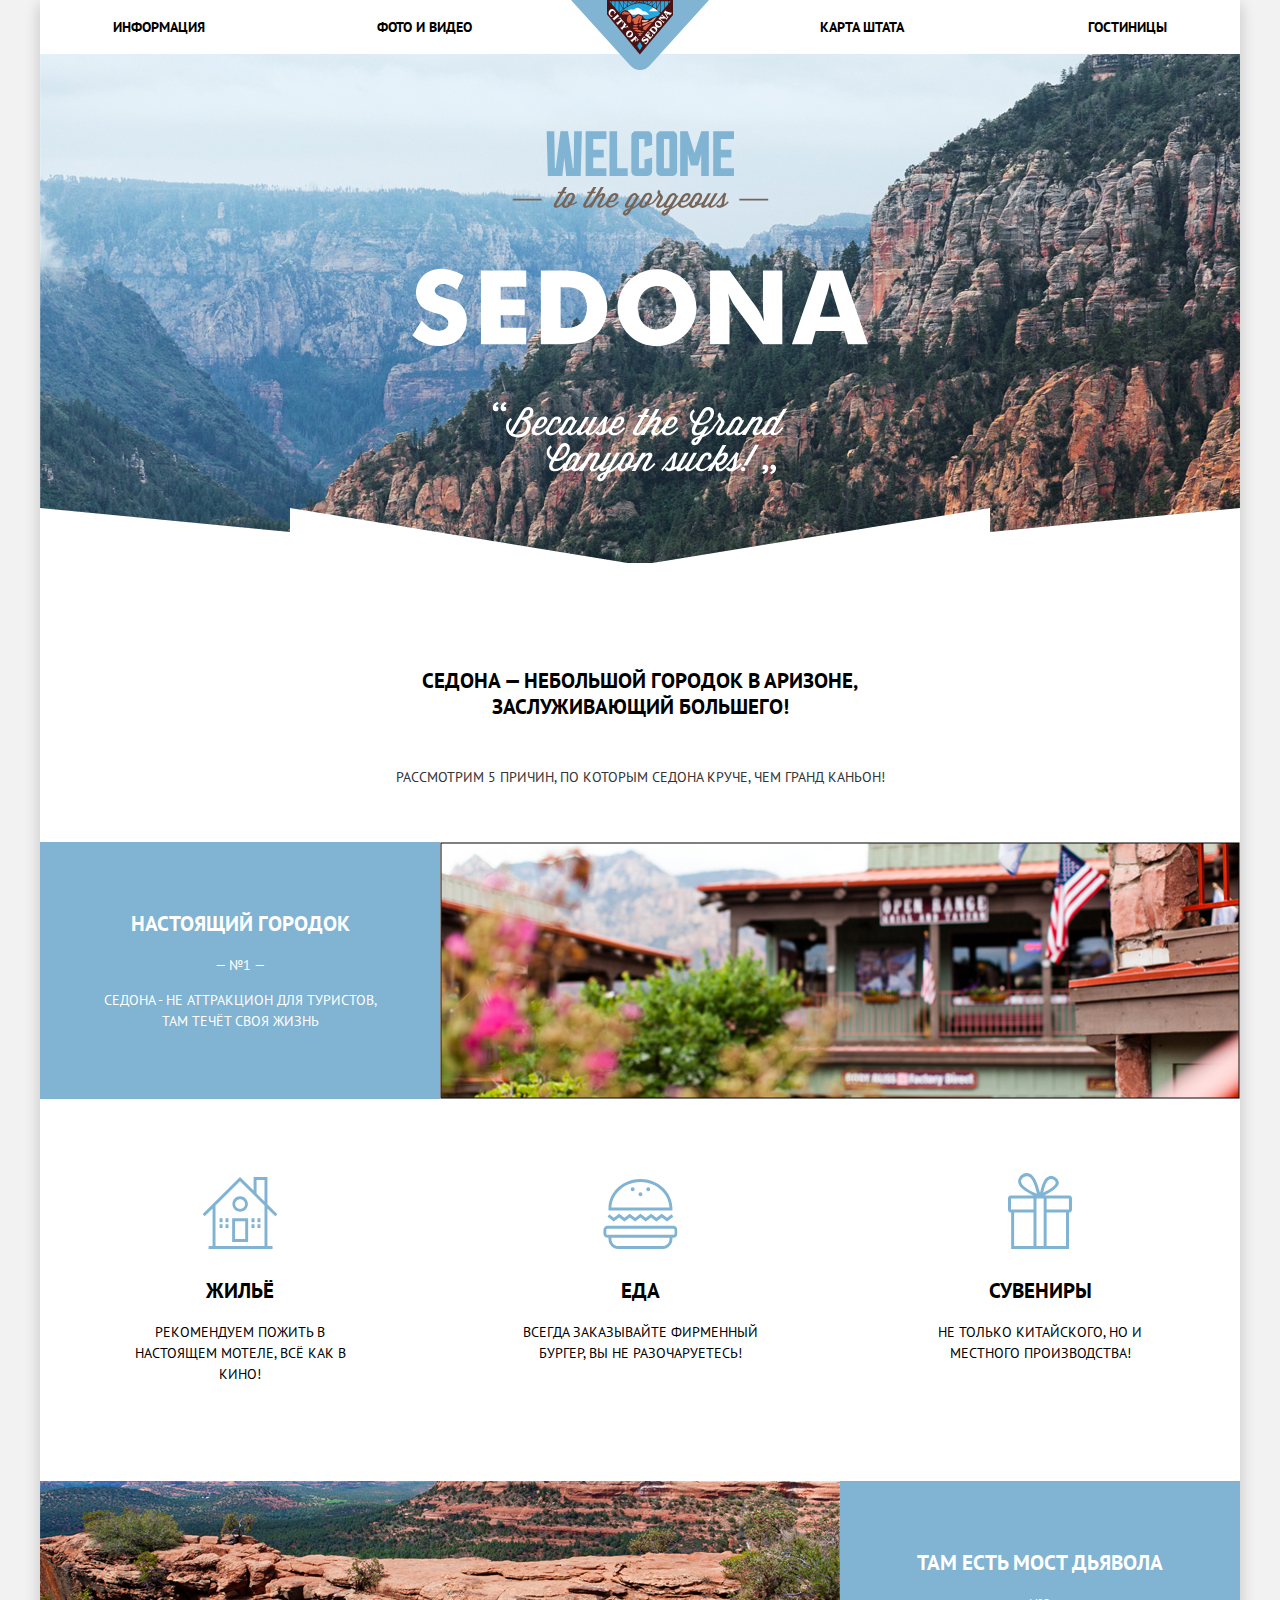
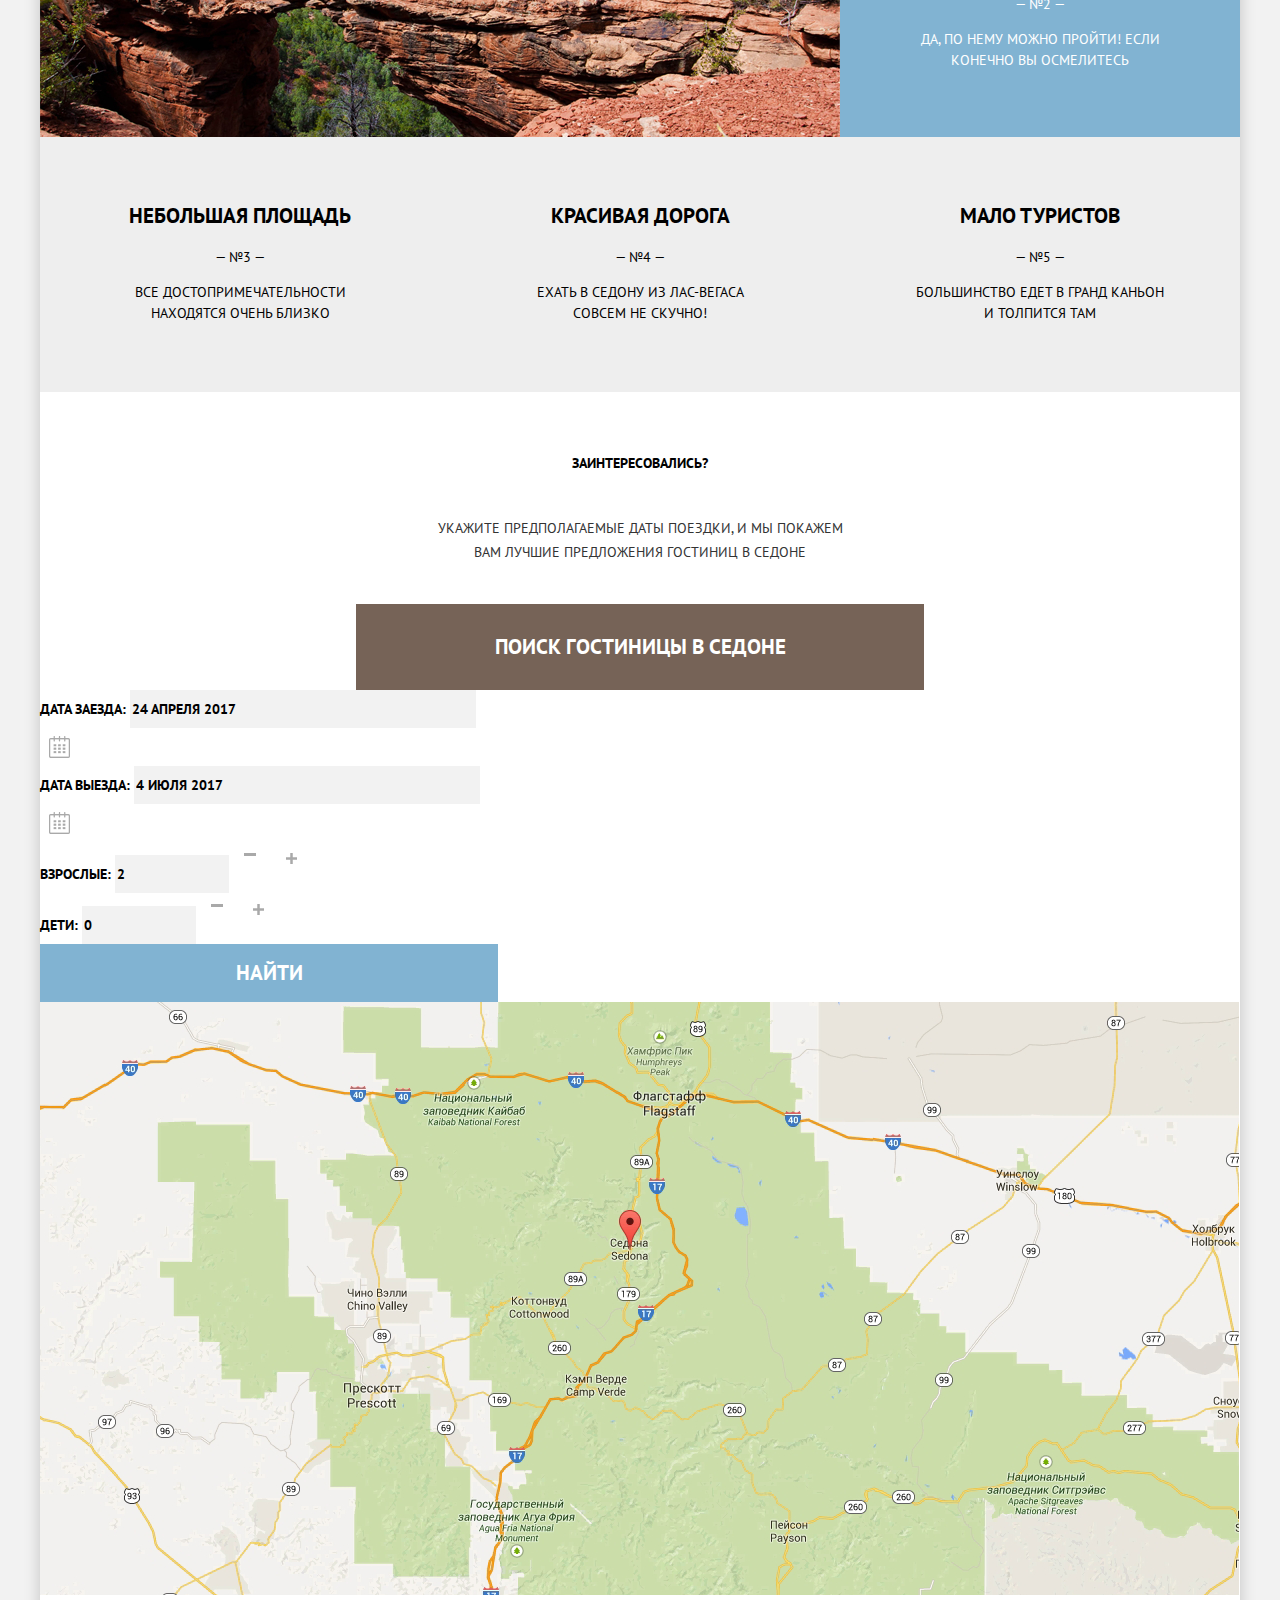
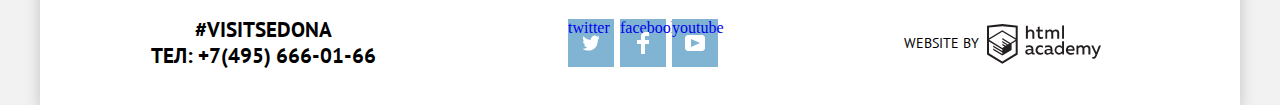
<file: index.html>
<!DOCTYPE html>
<html class="page" lang="ru">

<head>
  <meta charset="utf-8">
  <title>HTML Academy: Седона</title>
  <link href="https://fonts.googleapis.com/css2?family=PT+Sans:wght@400;700&display=swap" rel="stylesheet">
  <link rel="icon" href="favicon.ico">
  <link rel="icon" href="img/icons/favicon_32.svg" type="image/svg+xml">
  <link rel="apple-touch-icon" href="/img/logo/icons/180.png" type="image/svg+xml">
  <link rel="manifest" href="manifest.webmanifest">
  <link rel="stylesheet" href="css/normalize.css">
  <link rel="stylesheet" href="css/style.css">
</head>

<body class="page-body">
  <header>
    <a class="main-logo">
      <img src="/img/logo/logo.svg" width="138" height="70" alt="Логотип Седона">
    </a>
    <nav>
      <ul class="site-navigation">
        <li><a class="site-navigation-link" href="blank.html">Информация</a></li>
        <li><a class="site-navigation-link" href="blank.html">Фото и видео</a></li>
        <li><a class="site-navigation-link" href="blank.html">Карта штата</a></li>
        <li><a class="site-navigation-link" href="catalog.html">Гостиницы</a></li>
      </ul>
    </nav>
  </header>

  <main>
    <section class="header-logo">
      <h1 class="visually-hidden">Сайт городка Седона</h1>
      <img src="/img/logo/welcome.svg" width="457" height="350" alt="Добро пожаловать в Седону">
    </section>
    <section class="features">
      <h2 class="visually-hidden">Преимущества</h2>
      <p class="features-header">Седона — небольшой городок в Аризоне, заслуживающий большего!</p>
      <p class="features-desc">Рассмотрим 5 причин, по которым Седона круче, чем гранд каньон!</p>
      <div class="features-item">
        <div div class="features-item-content">
          <h3 class="item-header">Настоящий городок</h3>
          <span class="item-number">— №1 —</span>
          <p class="item-content">Седона - не аттракцион для туристов, там течёт своя жизнь</p>
        </div>
        <img src="/img/sedona_view.jpg" width="800" height="256" alt="город Седона">
      </div>

      <ul class="features-list">
        <li>
          <h3 class="item-header home">Жильё</h3>
          <p class="item-content">Рекомендуем пожить в настоящем мотеле, всё как в кино!</p>
        </li>
        <li>
          <h3 class="item-header food">Еда</h3>
          <p class="item-content">Всегда заказывайте фирменный бургер, вы не разочаруетесь!</p>
        </li>
        <li>
          <h3 class="item-header souvenirs">Сувениры</h3>
          <p class="item-content">Не только китайского, но и местного производства!</p>
        </li>
      </ul>
      <div class="features-item">
        <img src="/img/devils_bridge.jpg" width="800" height="256" alt="мост Дьявола">
        <div class="features-item-content">
          <h3 class="item-header">Там есть мост дьявола</h3>
          <span class="item-number">— №2 —</span>
          <p class="item-content">Да, по нему можно пройти! Если конечно вы осмелитесь</p>
        </div>
      </div>
      <ul class="features-list features-list--grey">
        <li>
          <h3 class="item-header">Небольшая площадь</h3>
          <span class="item-number">— №3 —</span>
          <p class="item-content">Все достопримечательности находятся очень близко</p>
        </li>
        <li>
          <h3 class="item-header">Красивая дорога</h3>
          <span class="item-number">— №4 —</span>
          <p class="item-content">Ехать в седону из лас-вегаса совсем не скучно!</p>
        </li>
        <li>
          <h3 class="item-header">Мало туристов</h3>
          <span class="item-number">— №5 —</span>
          <p class="item-content">Большинство едет в гранд каньон и толпится там</p>
        </li>
      </ul>
    </section>

    <section>
      <div class="housing-search">
        <h2 class="visually-hidden">Поиск гостиницы в Седоне</h2>
        <span class="search-option">Заинтересовались?</span>
        <p class="search-dates">Укажите предполагаемые даты поездки, и мы покажем вам лучшие предложения гостиниц в
          седоне</p>
        <a class="search-link" href="blank.html">Поиск гостиницы в Седоне</a>
      </div>
      <form action="https://echo.htmlacademy.ru/courses" method="post" enctype="multipart/form-data">
        <div class="search-option">
          <label>
            Дата заезда:
            <input class="search-option input-date" type="text" placeholder="24 апреля 2017" name="check-in date">
          </label>
          <button class="search-option calendar-button" type="button" name="calendar"></button>
        </div>

        <div class="search-option">
          <label>
            Дата выезда:
            <input class="search-option input-date" type="text" placeholder="4 июля 2017" name="check-out date">
          </label>
          <button class="search-option calendar-button" type="button" name="calendar"></button>
        </div>

        <div class="search-option">
          <label>
            Взрослые:
            <input class="search-option input-count" type="text" placeholder="2" name="adult">
          </label>
          <button class="search-option count-button minus" type="button" name="minus"></button>
          <button class="search-option count-button plus" type="button" name="plus"></button>
        </div>

        <div class="search-option">
          <label>
            Дети:
            <input class="search-option input-count" type="text" placeholder="0" name="children">
          </label>
          <button class="search-option count-button minus" type="button" name="minus"></button>
          <button class="search-option count-button plus" type=button name="plus"></button>
        </div>
        <button class="search-button" type="submit">Найти</button>
      </form>

      <div class="map-wrapper">
        <h2 class="visually-hidden">Карта</h2>
        <img src="/img/map.png" width="1199" height="594" alt="#visitsedona">
      </div>
    </section>
  </main>

  <footer class="main-footer">
    <div class="footer-contacts">
      <h2 class="visually-hidden">Как нас найти</h2>
      <span>#visitsedona</span>
      <a class="footer-contacts-phone" href="tel:+74956660166">ТЕЛ: +7(495) 666-01-66</a>
    </div>
    <ul class="socials">
      <li><a class="socials-button twitter" href="https://twitter.com">twitter</a></li>
      <li><a class="socials-button facebook" href="https://facebook.com">facebook</a></li>
      <li><a class="socials-button youtube" href="https://youtube.com">youtube</a></li>
    </ul>
    <div class="footer-copyright">
      <span>Website by</span>
      <a class="copyright" href="https://htmlacademy.ru/intensive/htmlcss"></a>
    </div>
  </footer>
</body>

</html>
</file>
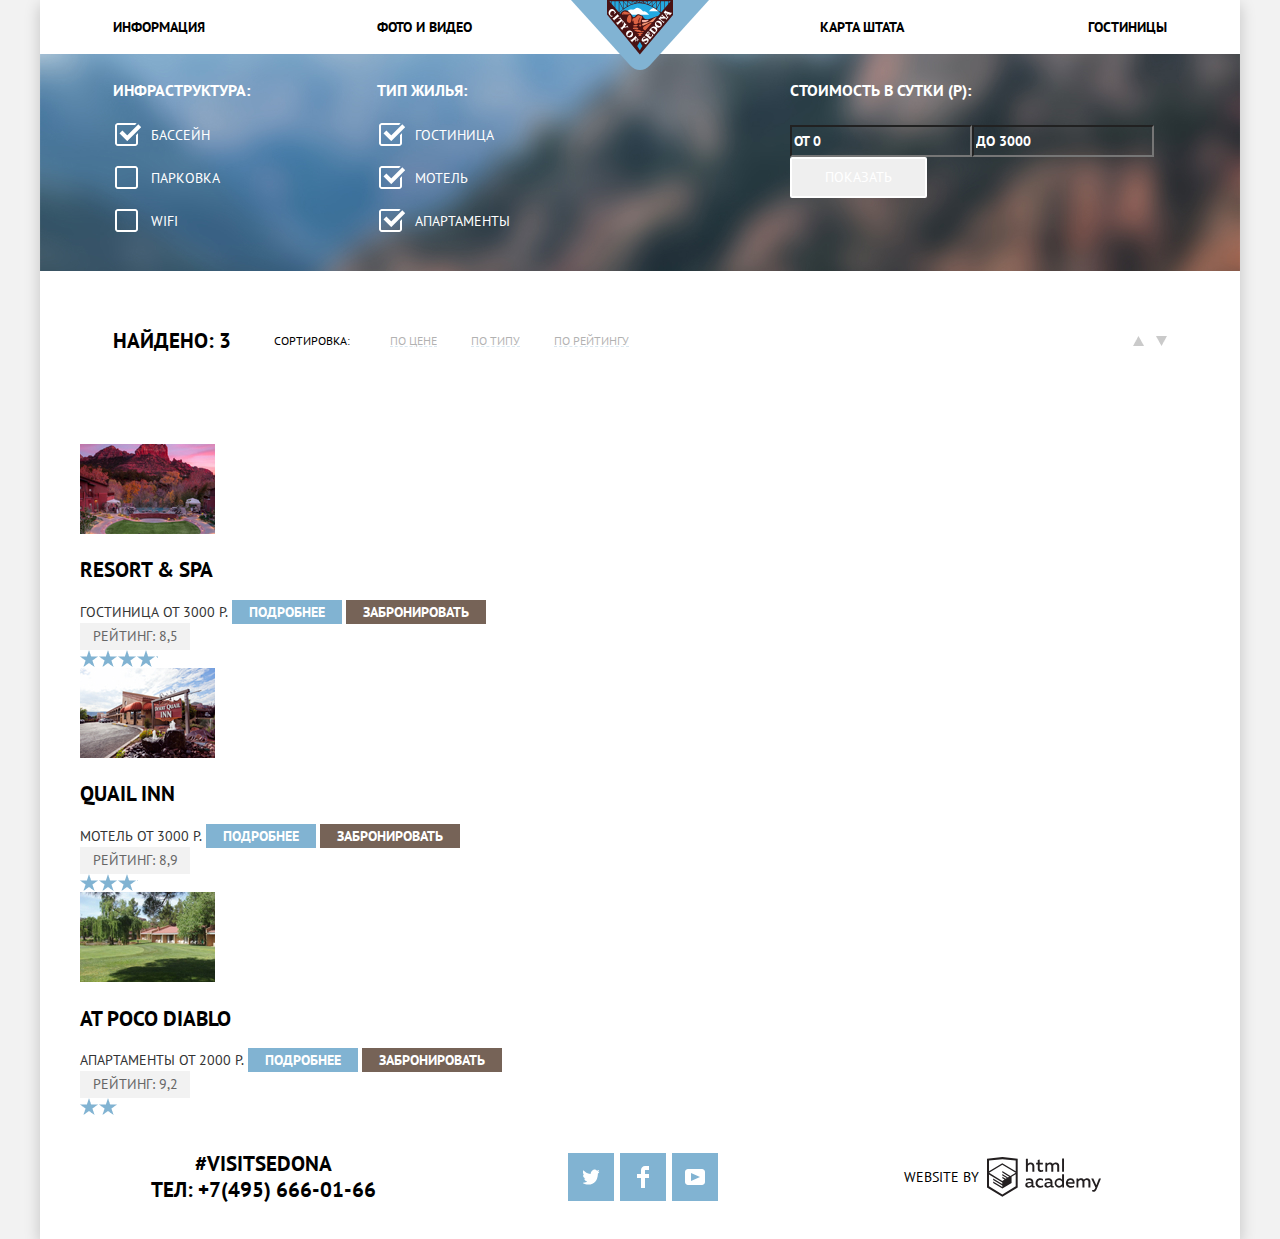
<file: catalog.html>
<!DOCTYPE html>
<html class="page" lang="ru">

<head>
  <meta charset="utf-8">
  <title>HTML Academy: Седона</title>
  <link href="https://fonts.googleapis.com/css2?family=PT+Sans:wght@400;700&display=swap" rel="stylesheet">
  <link rel="icon" href="favicon.ico">
  <link rel="icon" href="img/icons/favicon_32.svg" type="image/svg+xml">
  <link rel="apple-touch-icon" href="/img/logo/icons/180.png" type="image/svg+xml">
  <link rel="manifest" href="manifest.webmanifest">
  <link rel="stylesheet" href="css/normalize.css">
  <link rel="stylesheet" href="css/style.css">
</head>

<body class="page-body">
  <header>
    <a class="main-logo" href="index.html">
      <img src="/img/logo/logo.svg" width="138" height="70" alt="Логотип Седона">
    </a>
    <nav>
      <ul class="site-navigation">
        <li><a class="site-navigation-link" href="blank.html">Информация</a></li>
        <li><a class="site-navigation-link" href="blank.html">Фото и видео</a></li>
        <li><a class="site-navigation-link" href="blank.html">Карта штата</a></li>
        <li><a class="site-navigation-link" href="catalog.html">Гостиницы</a></li>
      </ul>
    </nav>
  </header>

  <main>
    <section>
      <h2 class="visually-hidden">Форма поиска</h2>
      <form class="search-form-container" action="https://echo.htmlacademy.ru/" method="POST">
        <div class="search-form">
          <h3 class="search-form-header">Инфраструктура:</h3>
          <div class="search-form-item">
            <input class="search-form-input" id="pool" type="checkbox" checked>
            <label for="pool">Бассейн</label>
          </div>
          <div class="search-form-item">
            <input class="search-form-input" id="parking" type="checkbox">
            <label for="parking">Парковка</label>
          </div>
          <div class="search-form-item">
            <input class="search-form-input" id="wifi" type="checkbox">
            <label for="wifi">wifi</label>
          </div>
        </div>
        <div class="search-form">
          <h3 class="search-form-header">Тип жилья:</h3>
          <div class="search-form-item">
            <input class="search-form-input" id="hotel" type="checkbox" checked>
            <label for="hotel">Гостиница</label>
          </div>
          <div class="search-form-item">
            <input class="search-form-input" id="motel" type="checkbox" checked>
            <label for="motel">Мотель</label>
          </div>
          <div class="search-form-item">
            <input class="search-form-input" id="apartment" type="checkbox" checked>
            <label for="apartment">Апартаменты</label>
          </div>
        </div>
        <div class="search-form">
          <h3 class="search-form-header">Стоимость в сутки (Р):</h3>
          <div class="search-form-price">
            <input class="input_price" type="text" placeholder="от 0" name="min-price">
            <input class="input_price" type="text" placeholder="до 3000" name="max-price">
          </div>
          <button class="show-button" type="submit" name="Show">Показать</button>
        </div>
      </form>
    </section>
    <section>
      <div class="search-sorting">
        <h2 class="visually-hidden">Результат поиска</h2>
        <h3 class="found">Найдено: 3</h3>
        <span class="sorting">Сортировка:</span>
        <ul class="sort_by">
          <li><a class="sort_by type" href="blank.html">По цене</a></li>
          <li><a class="sort_by type" href="blank.html">По типу</a></li>
          <li><a class="sort_by type" href="blank.html">По рейтингу</a></li>
        </ul>
        <ul class="arrange_by">
          <li><a class="arrange-button ascending" href="blank.html">По возрастанию</a></li>
          <li><a class="arrange-button descending" href="blank.html">По убыванию</a></li>
        </ul>
      </div>
    </section>
    <section>
      <div class="result_list">
        <ul>
          <li>
            <img src="../img/hotel1.jpg" width="135" height="90" alt="гостиница Resort & Spa">
            <h3><a class="result housing-name" href="blank.html">Resort & Spa</a></h3>
            <span class="result housing-type">Гостиница</span>
            <span class="result price">от 3000 р.</span>
            <a class="result button_about" href="blank.html">Подробнее</a>
            <a class="result button_reserve" href="blank.html">Забронировать</a>
            <span class="result rate">Рейтинг: 8,5</span>
            <span class="result stars four">Stars</span>
          </li>
          <li>
            <img src="../img/motel1.jpg" width="135" height="90" alt="мотель Quail Inn">
            <h3><a class="result housing-name" href="blank.html">Quail Inn</a></h3>
            <span class="result housing-type">Мотель</span>
            <span class="result price">от 3000 р.</span>
            <a class="result button_about" href="blank.html">Подробнее</a>
            <a class="result button_reserve" href="blank.html">Забронировать</a>
            <span class="result rate">Рейтинг: 8,9</span>
            <span class="result stars three">Stars</span>
          </li>
          <li>
            <img src="../img/apartment1.jpg" width="135" height="90" alt="Апартаменты at Poco Diablo">
            <h3><a class="result housing-name" href="blank.html">at Poco Diablo</a></h3>
            <span class="result housing-type">Апартаменты</span>
            <span class="result price">от 2000 р.</span>
            <a class="result button_about" href="blank.html">Подробнее</a>
            <a class="result button_reserve" href="blank.html">Забронировать</a>
            <span class="result rate">Рейтинг: 9,2 </span>
            <span class="result stars two">Stars</span>
          </li>
        </ul>
      </div>
    </section>
  </main>

  <footer class="main-footer">
    <div class="footer-contacts">
      <h2 class="visually-hidden">Как нас найти</h2>
      <span>#visitsedona</span>
      <a class="footer-contacts-phone" href="tel:+74956660166">ТЕЛ: +7(495) 666-01-66</a>
    </div>
    <div>
      <ul class="socials">
        <li><a class="socials-button twitter" href="https://twitter.com"></a></li>
        <li><a class="socials-button facebook" href="https://facebook.com"></a></li>
        <li><a class="socials-button youtube" href="https://youtube.com"></a></li>
      </ul>
    </div>
    <div class="footer-copyright">
      <span>Website by</span>
      <a class="copyright" href="https://htmlacademy.ru/intensive/htmlcss"></a>
    </div>
  </footer>
</body>

</html>
</file>
<file: css/style.css>
:root {
  --basic-background: #f2f2f2;

  --basic-black: #000000;
  --basic-extra-dark: #333333;
  --basic-dark:  #666666;
  --basic-neutral: #888888;
  --basic-white: #ffffff;
  --basic-white-03: rgba(255, 255, 255, 0.3);
  --basic-extra-blue: #23A9E1;
  --basic-blue: #81B3D2;

  --block-grey: #EEEEEE;

  --button-white-click:  #ffffff;

  --button-blue: #81B3D2;
  --button-blue-hover: #669EC0;
  --button-blue-active: #5496BD;

  --button-brown: #766357;
  --button-brown-hover: #604E43;
  --button-brown-active: #503E33;

  --button-input: #A9A9A9;
  --button-input-grey:  #f2f2f2;
  --button-input-grey-hover: #EBEBEB;
  --button-input-grey-focus: #E5E5E5;

  --link-hover: #81B3D2;
  --link-active: #766357;
  --link-on-link: #766357 ;

  --body-shadow: rgba(0, 1, 1, 0.2);

  --text-main: "PT Sans", "Arial", sans-serif;
}

*,
*::before,
*::after {
  box-sizing: border-box;
}

html {
  box-sizing: border-box;
}

.page {
  background-color: var(--basic-background);
}

.page-body {
  width: 1200px;
  margin: 0px auto;
  padding: 0;
  background-color: var(--basic-white);
  box-shadow: 0px 5px 15px var(--body-shadow);
}

a {
  text-decoration: none;
}

img {
  max-width: 100%;
  height: auto;
}

.visually-hidden {
  position: absolute;
  flex-direction: column;
  width: 1px;
  height: 1px;
  margin: -1px;
  clip: rect(0 0 0 0);
}

.main-logo {
  width: 138px;
  height: 70px;
  display: flex;
  position: absolute;
  left: 50%;
  transform: translateX(-50%);
}

.site-navigation {
  display: flex;
  flex-wrap: wrap;
  list-style: none;
  text-decoration: none;
  padding: 14px 73px;
  margin: 0px;
}

.site-navigation li {
  width: 25%;
}

.site-navigation li:nth-child(4n + 2) {
  text-align: left;
  padding-right: 40px;
}

.site-navigation li:nth-child(4n + 3) {
  padding-left: 40px;
  text-align: right;
}

.site-navigation li:nth-child(4n + 4) {
  text-align: right;
}

.site-navigation-link {
  font-family: var(--text-main);
  font-style: normal;
  text-transform: uppercase;
  font-weight: 700;
  font-size: 14px;
  line-height: 26px;
  color: var(--basic-black);
}

.site-navigation-link:hover,
.site-navigation-link:focus {
  color: var(--link-hover);
}

.site-navigation-link:active {
  color: var(--link-active);
  opacity: 0.3;
}

.header-logo {
  display: block;
  text-align: center;
  background: url("../img/background_photo.jpg") no-repeat;
  width: 1200px;
  height: 100%;
  padding-top: 77px;
  padding-bottom: 81px;
}

/*Преимущества*/

.features-list {
  list-style: none;
  margin: 0px;
  padding: 0px;
  display: grid;
  grid-template-columns: 1fr 1fr 1fr;
  text-align: center;
}

.features-list li {
  padding: 160px 73px 82px 73px;
}

.features-list--grey {
  background-color: var(--block-grey);
}

.features-list--grey li {
  padding: 47px 73px 54px 73px;
}

.features-header {
  text-align: center;
  font-family: var(--text-main);
  font-style: normal;
  font-weight: 700;
  text-transform: uppercase;
  font-size: 21px;
  line-height: 26px;
  color: var(--basic-black);
  width: 470px;
  margin: 43px auto 0 auto;
}

.features-header:before {
  display: flex;
  position: relative;
  content: url("../img/Shape.png");
  width: 1200px;
  height: 57px;
  left: 50%;
  transform: translateX(-50%);
  top: -103px;
}

.features-desc {
  text-align: center;
  font-family: var(--text-main);
  font-style: normal;
  font-weight: 400;
  font-size: 14px;
  text-transform: uppercase;
  line-height: 26px;
  color: var(--basic-extra-dark);
  margin: 44px auto 52px auto;
}

.features-item {
  display: flex;
}

.features-item-content {
  text-align: center;
  color: var(--basic-white);
  background-color: var(--basic-blue);
  padding: 50px;
}

.item-header {
  font-family: var(--text-main);
  font-style: normal;
  font-weight: 700;
  font-size: 21px;
  line-height: 21px;
  text-transform: uppercase;
}

.souvenirs {
  position: relative;
}

.souvenirs:before {
  content: url(../img/icon-2.svg);
  position: absolute;
  bottom: 49px;
  left: 50%;
  transform: translateX(-50%);
}

.home {
  position: relative;
}

.home:before {
  content: url(../img/icon-1.svg);
  position: absolute;
  bottom: 49px;
  left: 50%;
  transform: translateX(-50%);
}

.food {
  position: relative;
}

.food:before {
  content: url(../img/icon-3.svg);
  position: absolute;
  bottom: 49px;
  left: 50%;
  transform: translateX(-50%);
}

.item-number {
  font-family: var(--text-main);
  font-style: normal;
  font-weight: 400;
  font-size: 14px;
  line-height: 21px;
  text-transform: uppercase;
}

.item-content {
  font-family: var(--text-main);
  font-style: normal;
  font-weight: 400;
  font-size: 14px;
  line-height: 21px;
  text-transform: uppercase;
}

/*Поиск гостиницы в Седоне*/

  .housing-search {
    margin: auto;
    width: 568px;
    text-align: center;
    display: grid;
    grid-template-columns: 1fr;
    padding-top: 58px;
  }

  .search-header {
    display: block;
    font-family: var(--text-main);
    font-style: normal;
    font-weight: 700;
    font-size: 30px;
    line-height: 24px;
    text-transform: uppercase;
    color: var(--basic-black);
  }

  .search-dates {
    width: 435px;
    font-family: var(--text-main);
    font-style: normal;
    font-weight: normal;
    font-size: 14px;
    line-height: 24px;
    text-transform: uppercase;
    color: var(--basic-extra-dark);
    margin: auto;
    margin-top: 40px;
    margin-bottom: 40px;
  }

  .search-link {
    width: 568px;
    padding : 30px 0 30px 0;
    font-family: var(--text-main);
    font-style: normal;
    font-weight: 700;
    font-size: 21px;
    line-height: 26px;
    text-transform: uppercase;
    color: var(--basic-white);
    background-color: var(--button-brown);
    text-align: center;
  }

.search-link:hover,
.search-link:focus {
  background-color: var(--button-brown-hover);
}

.search-link:active {
  color: var(--basic-white-03);
  background-color: var(--button-brown-active);
}
/*Выпадающий список*/

.search-dates {
  font-family: var(--text-main);
  font-style: normal;
  font-weight: normal;
  font-size: 14px;
  line-height: 24px;
  text-transform: uppercase;
  color: var(--basic-extra-dark);
}

.search-option {
  font-family: var(--text-main);
  font-style: normal;
  font-weight: 700;
  font-size: 14px;
  line-height: 26px;
  text-transform: uppercase;
  color: var(--basic-black);
}

.search-option::placeholder {
  color: var(--basic-black);
  opacity: 1;
}

.input-date {
  border: 0;
  width: 346px;
  height: 38px;
  color: var(--basic-black);
  background-color: var(--button-input-grey);
}

.input-date:hover {
  background-color: var(--button-input-grey-hover);
}

.input-date:focus {
  background: #FFFFFF;
  border: 2px solid var(--button-input-grey-focus);
  box-sizing: border-box;
}

.calendar-button {
  display: block;
  width: 38px;
  height: 38px;
  border: 0;
  background: url("/img/calendar.png") no-repeat;
  background-position: center;
  cursor: pointer;
}

.calendar-button:hover {
  background: url("/img/calendar_hover.png") no-repeat;
  background-position: center;
}

.calendar-button:active {
  background: url("/img/calendar_active.png") no-repeat;
  background-position: center;
}

.input-count {
  width: 114px;
  height: 38px;
  border: 0;
  background-color: var(--basic-background);
}

.count-button {
  width: 38px;
  height: 38px;
  border: 0;
  background-position: center;
}

.minus {
  background: url("/img/minus.png") no-repeat 11px 11px;
}

.minus:hover {
  background: url("/img/minus_hover.png") no-repeat 11px 11px;
}

.minus:active {
  background: url("/img/minus_active.png") no-repeat 11px 11px;
}

.plus {
  background: url("/img/plus.png") no-repeat 11px 11px;
}

.plus:hover {
  background: url("/img/plus_hover.png") no-repeat 11px 11px;
}

.plus:active {
  background: url("/img/plus_active.png") no-repeat 11px 11px;
}

.search-button {
  border: 0;
  width: 458px;
  padding: 16px;
  font-family: var(--text-main);
  font-style: normal;
  font-weight: 700;
  font-size: 21px;
  line-height: 26px;
  text-transform: uppercase;
  color: var(--basic-white);
  background-color: var(--button-blue);
  text-align: center;
}

.search-button:hover,
.search-button:focus {
  background-color: var(--button-blue-hover);
}

.search-button:active {
  color: var(--basic-white-03);
  background-color: var(--button-blue-active);
}

.map-wrapper {
  display: block;
}

.main-footer {
  display: flex;
  align-items: center;
  justify-content: space-between;
  padding: 18px 138px 36px 111px ;
}

.footer-contacts {
  font-family: var(--text-main);
  font-style: normal;
  font-weight: 700;
  font-size: 21px;
  line-height: 26px;
  text-transform: uppercase;
  color: var(--basic-black);
  display: flex;
  flex-direction: column;
  align-items: center;
}

.footer-contacts-phone {
  color: inherit;
}

.socials {
  display: flex;
  justify-content: space-between;
  align-items: center;
  list-style: none;
  margin: 0;
  padding: 0;
}

.socials-button {
  display: block;
  justify-content: center;
  position: relative;
  width: 46px;
  height: 48px;
  background-color: var(--button-blue);
  margin-left: 6px;
}

.socials-button::before {
  content: "";
  position: absolute;
  left: 50%;
  top: 50%;
  transform: translate(-50%, -50%);
  background-repeat: no-repeat;
  background-position: center;
}

.twitter::before {
  background-image: url("../img/twitter.svg");
  width: 17px;
  height: 17px;
}

.facebook::before {
  background-image: url("../img/facebook.svg");
  width: 12px;
  height: 22px;
}

.youtube::before {
  background-image: url("../img/youtube.svg");
  width: 20px;
  height: 16px;
}

.socials-button:hover,
.socials-button:focus {
  background-color: var(--button-blue-hover);
}

.socials-button:active {
  background-color: var(--button-blue-active);
}

.socials-button:active::before {
  opacity: 0.3;
}

.footer-copyright {
  display: flex;
  align-items: center;
}

.footer-copyright span {
  font-family: var(--text-main);
  font-style: normal;
  font-weight: 400;
  font-size: 14px;
  line-height: 26px;
  text-transform: uppercase;
  margin-right: 8px;
}

.copyright {
  background-image: url("../img/logo-htmlacademy.svg");
  width: 115px;
  height: 41px;
}

.copyright:hover,
.copyright:focus {
  background-image: url("../img/logo-htmlacademy_hover.png");
}

.copyright:active {
  background-image: url("../img/logo-htmlacademy_active.png");
}

/*Catalog*/

.search-form-container {
  margin: auto;
  display: grid;
  padding: 26px 73px 32px 73px;
  grid-template-columns: 1fr 1fr 2fr;
  background-image: url("../img/catalog-background.jpg");
  background-repeat: no-repeat;
}

.search-form {
  font-family: var(--text-main);
  font-style: normal;
  font-weight: 400;
  font-size: 14px;
  line-height: 21px;
  text-transform: uppercase;
  color: var(--basic-white);
}

.search-form:nth-child(3n + 3) {
  padding-left: 150px;
}

.search-form-input:checked,
.search-form-input:not(:checked) {
  position: absolute;
  left: -9999px;
}

.search-form-input:checked + label,
.search-form-input:not(:checked) + label {
  display: inline-block;
  position: relative;
  padding-left: 38px;
  cursor: pointer;
}

.search-form-input:not(:checked) + label:before {
  content: url(../img/checkbox-off.png);
  position: absolute;
  left: 2px;
  top: -2px;
}

.search-form-input:checked + label:after {
  content: url(../img/checkbox-on.png);
  position: absolute;
  left: 2px;
  top: -2px;
}

.search-form-header {
  font-family: var(--text-main);
  font-style: normal;
  font-weight: 700;
  font-size: 16px;
  line-height: 21px;
  text-transform: uppercase;
  color: var(--basic-white);
  margin: 0px;
  padding-bottom: 24px;
}

.search-form li {
  list-style: none;
}

.search-form-item {
  margin-bottom: 22px;
}

.search-form-price {
  display: flex;
}

.input_price {
  font-family: var(--text-main);
  font-style: normal;
  font-weight: 700;
  font-size: 14px;
  line-height: 26px;
  text-transform: uppercase;
  color: var(--basic-white);
  background: none;
}

.input_price::placeholder {
  color: var(--basic-white);
  opacity: 1;
}

.show-button {
  border: 2px solid #FFFFFF;
  box-sizing: border-box;
  border-radius: 2px;
  width: 137px;
  padding: 8px;
  font-family: var(--text-main);
  font-style: normal;
  font-weight: 400;
  font-size: 14px;
  line-height: 21px;
  text-transform: uppercase;
  color: var(--basic-white);
  text-align: center;
  background-color: none;
}

.show-button:hover,
.show-button:focus,
.show-button:active {
  color: var(--basic-black);
  background-color: var(--basic-white);
}


/*Сортировка*/

.search-sorting {
  display: flex;
  align-items: center;
  justify-content: space-between;
  padding: 29px 73px 62px 73px;
}

.found {
  margin: 0;
  padding: 0;
  font-family: var(--text-main);
  font-style: normal;
  font-weight: 700;
  font-size: 21px;
  line-height: 28px;
  text-transform: uppercase;
  color: var(--basic-black);
  padding-right: 43px;
}

.sorting {
  margin: 0;
  padding: 0;
  font-family: var(--text-main);
  font-style: normal;
  font-weight: 400;
  font-size: 12px;
  line-height: 18px;
  text-transform: uppercase;
  color: var(--basic-black);
}

.sort_by li {
  display: inline;
  list-style: none;
  padding-right: 30px;
}

.type {
  font-family:var(--text-main);
  font-style: normal;
  font-weight: 400;
  font-size: 12px;
  line-height: 18px;
  text-transform: uppercase;
  color: var(--basic-black);
  opacity: 0.3;
  text-decoration: underline 1px dashed var( --basic-blue);
}

.type:hover,
.type:focus {
  color: var(--basic-blue);
  opacity: 1;
}
.type:active {
  color: var(--basic-black);
  opacity: 1;
  text-decoration: none;
}

/*Стрелки*/

.arrange_by {
  display: flex;
  list-style: none;
  margin: 0;
  padding: 0;
  margin-left: auto;
}

.arrange-button {
  display: block;
  width: 11px;
  height: 10px;
  margin-left: 12px;
}

.arrange-button::before {
  content: "";
  left: 50%;
  top: 50%;
  transform: translate(-50%, -50%);
  background-repeat: no-repeat;
  background-position: center;
}

.ascending {
  font: 0/0;
  text-shadow: none;
  color: transparent;
  background: url("../img/icon-up.png") no-repeat;
  width: 11px;
  height: 10px;
}

.ascending:hover,
.ascending:focus {
  background: url("../img/icon-up_hover.png")  no-repeat;
  width: 11px;
  height: 10px;
}

.ascending:active {
  background: url("../img/icon-up_active.png")  no-repeat;
  width: 11px;
  height: 10px;
}

.descending {
  font: 0/0;
  text-shadow: none;
  color: transparent;
  background: url("../img/icon-down.png") no-repeat;
  width: 11px;
  height: 10px;
}

.descending:hover,
.descending:focus {
  background: url("../img/icon-down_hover.png")  no-repeat;
  width: 11px;
  height: 10px;
}

.descending:active {
  background: url("../img/icon-down_active.png")  no-repeat;
  width: 11px;
  height: 10px;
}

/*Результаты поиска*/

.result_list li {
  list-style: none;
}

.housing-name {
  font-family: var(--text-main);
  font-style: normal;
  font-weight: 700;
  font-size: 21px;
  line-height: 26px;
  text-transform: uppercase;
  color: var(--basic-black);
}

.housing-name:hover,
.housing-name:hover {
  color: var(--basic-blue);
}

.housing-name:active {
  color: var(--basic-black);
  opacity: 0.3;
}

.housing-type {
  font-family: var(--text-main);
  font-style: normal;
  font-weight: 400;
  font-size: 14px;
  line-height: 21px;
  text-transform: uppercase;
  color: var(--basic-extra-dark);
}

.price {
  font-family: var(--text-main);
  font-style: normal;
  font-weight: 400;
  font-size: 14px;
  line-height: 21px;
  text-transform: uppercase;
  color: var(--basic-extra-dark);
}

.button_about {
  border: 0;
  padding: 3px 17px;
  font-family: var(--text-main);
  font-style: normal;
  font-weight: 700;
  font-size: 14px;
  line-height: 21px;
  align-items: center;
  text-transform: uppercase;
  color: var(--basic-white);
  background-color: var(--button-blue);
}

.button_about:hover,
.button_about:focus {
  background-color: var(--button-blue-hover);
}

.button_about:active {
  color: var(--basic-white-03);
  background-color: var(--button-blue-active);
}

.button_reserve {
  border: 0;
  padding: 3px 17px;
  font-family: var(--text-main);
  font-style: normal;
  font-weight: 700;
  font-size: 14px;
  line-height: 21px;
  text-align: center;
  text-transform: uppercase;
  color: var(--basic-white);
  background-color: var(--button-brown);
}
.button_reserve:hover,
.button_reserve:focus {
  background-color: var(--button-brown-hover);
}

.button_reserve:active {
  color: var(--basic-white-03);
  background-color: var(--button-brown-active);
}

.rate {
  display: block;
  border: 0;
  width: 110px;
  padding: 3px;
  font-family: var(--text-main);
  font-style: normal;
  font-weight: 400;
  font-size: 14px;
  line-height: 21px;
  text-transform: uppercase;
  text-align: center;
  color: var(--basic-dark);
  background-color: var(--basic-background);
}

.stars {
  display: block;
  font: 0/0;
  padding: px;
  text-shadow: none;
  color: transparent;
  background: url("../img/star.png") no-repeat;
  align-items: center;
}

.four {
  display: block;
  width: 78px;
  background: url("../img/star.png");
  background-repeat: repeat-x;
}

.three {
  display: block;
  width: 58px;
  background: url("../img/star.png");
  background-repeat: repeat-x;
}

.two {
  display: block;
  width: 38px;
  background: url("../img/star.png");
  background-repeat: repeat-x;
}
</file>
